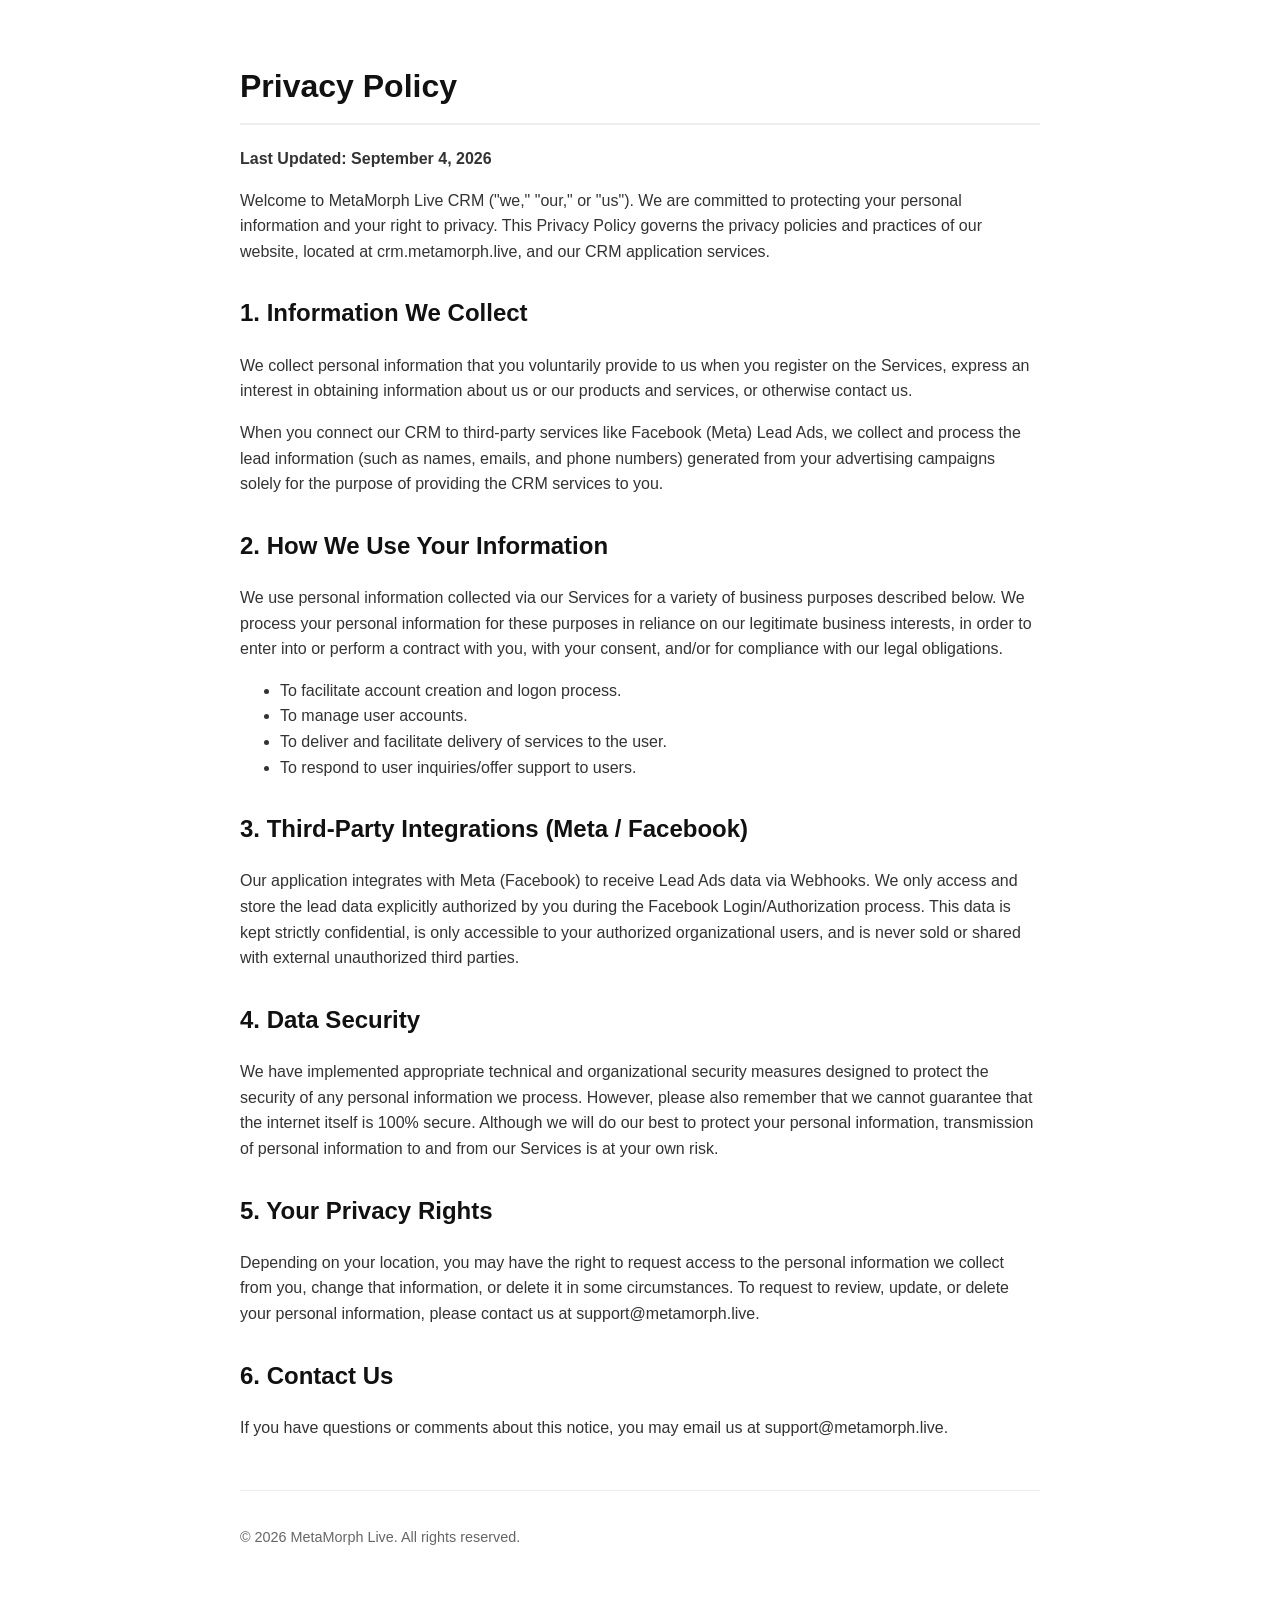
<file: app/static/privacy-policy.html>
<!DOCTYPE html>
<html lang="en">
<head>
  <meta charset="UTF-8">
  <meta name="viewport" content="width=device-width, initial-scale=1.0">
  <title>Privacy Policy - MetaMorph Live CRM</title>
  <style>
    body {
      font-family: -apple-system, BlinkMacSystemFont, "Segoe UI", Roboto, Helvetica, Arial, sans-serif;
      line-height: 1.6;
      color: #333;
      max-width: 800px;
      margin: 0 auto;
      padding: 40px 20px;
    }
    h1, h2 { color: #111; }
    h1 { border-bottom: 2px solid #eee; padding-bottom: 10px; }
    h2 { margin-top: 30px; }
    p { margin-bottom: 15px; }
    .footer { margin-top: 50px; font-size: 0.9em; color: #666; border-top: 1px solid #eee; padding-top: 20px; }
  </style>
</head>
<body>
  <h1>Privacy Policy</h1>
  <p><strong>Last Updated: September 4, 2026</strong></p>

  <p>Welcome to MetaMorph Live CRM ("we," "our," or "us"). We are committed to protecting your personal information and your right to privacy. This Privacy Policy governs the privacy policies and practices of our website, located at crm.metamorph.live, and our CRM application services.</p>

  <h2>1. Information We Collect</h2>
  <p>We collect personal information that you voluntarily provide to us when you register on the Services, express an interest in obtaining information about us or our products and services, or otherwise contact us.</p>
  <p>When you connect our CRM to third-party services like Facebook (Meta) Lead Ads, we collect and process the lead information (such as names, emails, and phone numbers) generated from your advertising campaigns solely for the purpose of providing the CRM services to you.</p>

  <h2>2. How We Use Your Information</h2>
  <p>We use personal information collected via our Services for a variety of business purposes described below. We process your personal information for these purposes in reliance on our legitimate business interests, in order to enter into or perform a contract with you, with your consent, and/or for compliance with our legal obligations.</p>
  <ul>
    <li>To facilitate account creation and logon process.</li>
    <li>To manage user accounts.</li>
    <li>To deliver and facilitate delivery of services to the user.</li>
    <li>To respond to user inquiries/offer support to users.</li>
  </ul>

  <h2>3. Third-Party Integrations (Meta / Facebook)</h2>
  <p>Our application integrates with Meta (Facebook) to receive Lead Ads data via Webhooks. We only access and store the lead data explicitly authorized by you during the Facebook Login/Authorization process. This data is kept strictly confidential, is only accessible to your authorized organizational users, and is never sold or shared with external unauthorized third parties.</p>

  <h2>4. Data Security</h2>
  <p>We have implemented appropriate technical and organizational security measures designed to protect the security of any personal information we process. However, please also remember that we cannot guarantee that the internet itself is 100% secure. Although we will do our best to protect your personal information, transmission of personal information to and from our Services is at your own risk.</p>

  <h2>5. Your Privacy Rights</h2>
  <p>Depending on your location, you may have the right to request access to the personal information we collect from you, change that information, or delete it in some circumstances. To request to review, update, or delete your personal information, please contact us at support@metamorph.live.</p>

  <h2>6. Contact Us</h2>
  <p>If you have questions or comments about this notice, you may email us at support@metamorph.live.</p>

  <div class="footer">
    <p>&copy; 2026 MetaMorph Live. All rights reserved.</p>
  </div>
</body>
</html>
</file>
